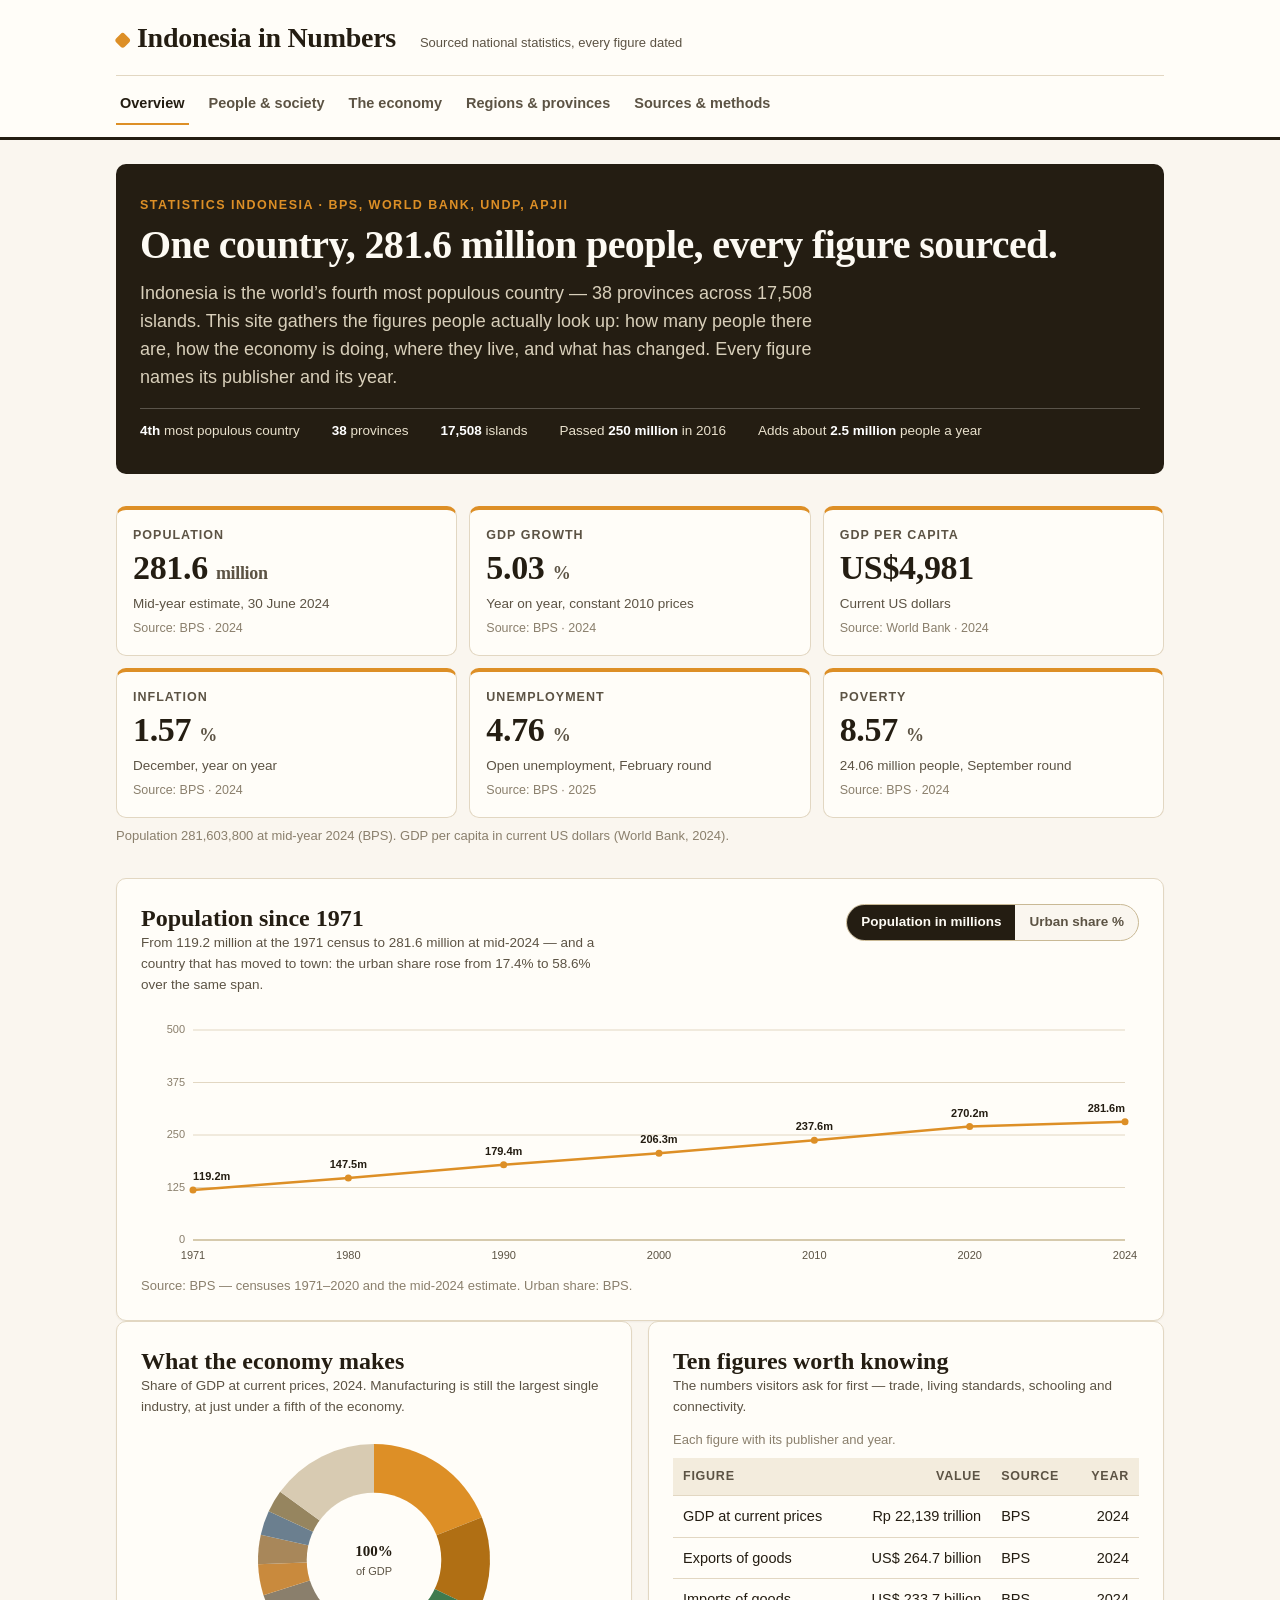
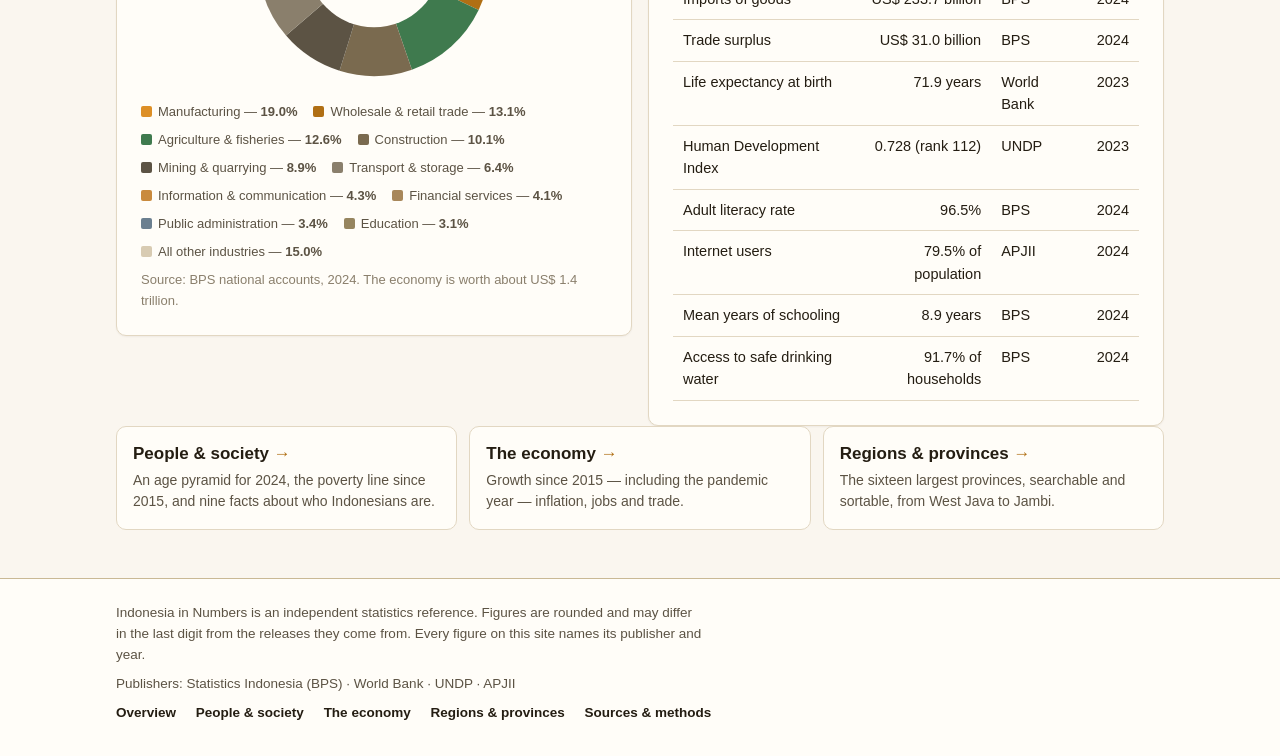
<file: app/index.html>
<!doctype html>
<html lang="en">
<head>
  <meta charset="utf-8">
  <meta name="viewport" content="width=device-width, initial-scale=1">
  <meta name="description" content="Indonesia in Numbers — sourced national statistics for Indonesia: population, the economy, provinces, jobs, prices and trade.">
  <title>Indonesia in Numbers — Sourced National Statistics</title>
  <link rel="icon" href="[data-uri]">
  <link rel="stylesheet" href="css/tokens.css">
  <link rel="stylesheet" href="css/layout.css">
  <link rel="stylesheet" href="css/components.css">
</head>
<body>
  <header class="site-header">
    <div class="wrap">
      <a class="brand" href="#/overview"><span class="brand-mark" aria-hidden="true"></span>Indonesia in Numbers</a>
      <p class="site-tagline">Sourced national statistics, every figure dated</p>
      <nav class="site-nav" aria-label="Sections">
        <ul>
          <li><a href="#/overview" data-nav="overview">Overview</a></li>
          <li><a href="#/people" data-nav="people">People &amp; society</a></li>
          <li><a href="#/economy" data-nav="economy">The economy</a></li>
          <li><a href="#/regions" data-nav="regions">Regions &amp; provinces</a></li>
          <li><a href="#/sources" data-nav="sources">Sources &amp; methods</a></li>
        </ul>
      </nav>
    </div>
  </header>

  <main id="main" class="wrap" aria-live="polite"></main>

  <footer class="site-footer">
    <div class="wrap">
      <p>Indonesia in Numbers is an independent statistics reference. Figures are rounded and may differ in the last digit from the releases they come from. Every figure on this site names its publisher and year.</p>
      <p>Publishers: Statistics Indonesia (BPS) · World Bank · UNDP · APJII</p>
      <nav aria-label="Footer">
        <a href="#/overview">Overview</a>
        <a href="#/people">People &amp; society</a>
        <a href="#/economy">The economy</a>
        <a href="#/regions">Regions &amp; provinces</a>
        <a href="#/sources">Sources &amp; methods</a>
      </nav>
    </div>
  </footer>

  <script type="module" src="js/main.js"></script>
</body>
</html>
</file>
<file: app/css/tokens.css>
/* tokens.css — the site's design tokens: palette, type and spacing.
   One warm amber accent, one muted red kept for negative figures. */

:root {
  --page: #faf6ef;
  --panel: #fffdf8;
  --panel-soft: #f3ecdd;
  --ink: #241d12;
  --ink-soft: #5c5344;
  --ink-faint: #8a7f6c;
  --line: #e2d7c2;
  --line-strong: #c9b995;
  --amber: #dd8f26;
  --amber-deep: #b06f14;
  --amber-wash: #fbeed3;
  --red: #c0452f;
  --red-wash: #f9e2dc;
  --green: #3f7a4e;
  --font-body: -apple-system, BlinkMacSystemFont, "Segoe UI", Roboto,
    "Helvetica Neue", Arial, sans-serif;
  --font-display: Georgia, "Times New Roman", serif;
  --radius: 10px;
  --space-1: 4px;
  --space-2: 8px;
  --space-3: 12px;
  --space-4: 16px;
  --space-5: 24px;
  --space-6: 32px;
  --space-7: 48px;
  --max-width: 1080px;
}
</file>
<file: app/css/layout.css>
/* layout.css — page skeleton: header, navigation, main column, footer,
   and the responsive grids the views build on. */

* { box-sizing: border-box; }

html { scroll-behavior: smooth; }

body {
  margin: 0;
  background: var(--page);
  color: var(--ink);
  font-family: var(--font-body);
  font-size: 16px;
  line-height: 1.55;
  -webkit-text-size-adjust: 100%;
}

.wrap {
  max-width: var(--max-width);
  margin: 0 auto;
  padding-left: var(--space-4);
  padding-right: var(--space-4);
}

/* ---- header ---- */

.site-header {
  border-bottom: 3px solid var(--ink);
  background: var(--panel);
}

.site-header .wrap {
  display: flex;
  flex-wrap: wrap;
  align-items: baseline;
  gap: var(--space-2) var(--space-5);
  padding-top: var(--space-4);
  padding-bottom: var(--space-3);
}

.brand {
  font-family: var(--font-display);
  font-size: 28px;
  font-weight: 700;
  letter-spacing: -0.01em;
  color: var(--ink);
  text-decoration: none;
  white-space: nowrap;
}

.brand .brand-mark {
  display: inline-block;
  width: 12px;
  height: 12px;
  margin-right: 9px;
  background: var(--amber);
  border-radius: 3px;
  transform: rotate(45deg) translateY(-1px);
}

.site-tagline {
  margin: 0;
  font-size: 13px;
  color: var(--ink-soft);
}

.site-nav {
  width: 100%;
  border-top: 1px solid var(--line);
  margin-top: var(--space-2);
  padding-top: var(--space-2);
}

.site-nav ul {
  display: flex;
  flex-wrap: wrap;
  gap: var(--space-1) var(--space-4);
  margin: 0;
  padding: 0;
  list-style: none;
}

.site-nav a {
  display: inline-block;
  padding: var(--space-2) var(--space-1);
  color: var(--ink-soft);
  font-size: 14.5px;
  font-weight: 600;
  text-decoration: none;
  border-bottom: 2px solid transparent;
}

.site-nav a:hover { color: var(--ink); border-bottom-color: var(--amber); }

.site-nav a[aria-current="page"] {
  color: var(--ink);
  border-bottom-color: var(--amber);
}

/* ---- main ---- */

main { display: block; padding-top: var(--space-5); padding-bottom: var(--space-7); }

main > section + section { margin-top: var(--space-6); }

.eyebrow {
  margin: 0 0 var(--space-2);
  color: var(--amber-deep);
  font-size: 12.5px;
  font-weight: 700;
  letter-spacing: 0.12em;
  text-transform: uppercase;
}

h1 {
  margin: 0 0 var(--space-3);
  font-family: var(--font-display);
  font-size: 40px;
  line-height: 1.12;
  letter-spacing: -0.015em;
}

h2 {
  margin: 0 0 var(--space-2);
  font-family: var(--font-display);
  font-size: 24px;
  line-height: 1.25;
}

h3 {
  margin: 0 0 var(--space-2);
  font-size: 17px;
  line-height: 1.35;
}

.lede {
  max-width: 68ch;
  margin: 0;
  font-size: 18px;
  color: var(--ink-soft);
}

.section-intro {
  max-width: 72ch;
  margin: 0 0 var(--space-4);
  color: var(--ink-soft);
}

.source-note {
  margin: var(--space-2) 0 0;
  font-size: 13px;
  color: var(--ink-faint);
}

/* ---- grids ---- */

.grid-kpi {
  display: grid;
  grid-template-columns: repeat(3, 1fr);
  gap: var(--space-3);
}

.grid-two {
  display: grid;
  grid-template-columns: 1fr 1fr;
  gap: var(--space-4);
  align-items: start;
}

.grid-three {
  display: grid;
  grid-template-columns: repeat(3, 1fr);
  gap: var(--space-3);
}

@media (max-width: 760px) {
  .grid-kpi { grid-template-columns: repeat(2, 1fr); }
  .grid-two { grid-template-columns: 1fr; }
  .grid-three { grid-template-columns: 1fr; }
  h1 { font-size: 30px; }
  .brand { font-size: 23px; }
}

@media (max-width: 430px) {
  .grid-kpi { grid-template-columns: 1fr 1fr; gap: var(--space-2); }
  h1 { font-size: 27px; }
  .lede { font-size: 16.5px; }
  .site-nav a { font-size: 13.5px; }
}

/* ---- footer ---- */

.site-footer {
  border-top: 1px solid var(--line-strong);
  background: var(--panel);
  padding-top: var(--space-5);
  padding-bottom: var(--space-6);
  font-size: 13.5px;
  color: var(--ink-soft);
}

.site-footer p { margin: 0 0 var(--space-2); max-width: 78ch; }

.site-footer nav a {
  color: var(--ink);
  font-weight: 600;
  text-decoration: none;
  margin-right: var(--space-4);
}

.site-footer nav a:hover { text-decoration: underline; }
</file>
<file: app/css/components.css>
/* components.css — panels, KPI cards, charts, tables, bars, facts,
   toggles and link cards. */

.panel {
  background: var(--panel);
  border: 1px solid var(--line);
  border-radius: var(--radius);
  padding: var(--space-5);
  box-shadow: 0 1px 2px rgba(36, 29, 18, 0.05);
}

.panel-head {
  display: flex;
  flex-wrap: wrap;
  align-items: baseline;
  justify-content: space-between;
  gap: var(--space-2) var(--space-4);
  margin-bottom: var(--space-3);
}

.panel-head h2, .panel-head h3 { margin: 0; }

.panel-head p {
  margin: 0;
  font-size: 13.5px;
  color: var(--ink-soft);
  max-width: 62ch;
}

/* ---- KPI cards ---- */

.kpi {
  background: var(--panel);
  border: 1px solid var(--line);
  border-top: 4px solid var(--amber);
  border-radius: var(--radius);
  padding: var(--space-4);
}

.kpi-label {
  margin: 0 0 var(--space-1);
  font-size: 12.5px;
  font-weight: 700;
  letter-spacing: 0.08em;
  text-transform: uppercase;
  color: var(--ink-soft);
}

.kpi-value {
  margin: 0;
  font-family: var(--font-display);
  font-size: 34px;
  font-weight: 700;
  line-height: 1.1;
  letter-spacing: -0.01em;
}

.kpi-value .kpi-unit { font-size: 18px; color: var(--ink-soft); }

.kpi-note { margin: var(--space-2) 0 0; font-size: 13.5px; color: var(--ink-soft); }

.kpi-source { margin: var(--space-1) 0 0; font-size: 12.5px; color: var(--ink-faint); }

/* ---- hero ---- */

.hero {
  padding: var(--space-6) var(--space-5);
  background: var(--ink);
  color: #fbf7ee;
  border-radius: var(--radius);
}

.hero .eyebrow { color: var(--amber); }

.hero h1 { color: #fdfaf3; }

.hero .lede { color: #d8cfba; }

.hero-stats {
  display: flex;
  flex-wrap: wrap;
  gap: var(--space-2) var(--space-6);
  margin: var(--space-4) 0 0;
  padding: var(--space-3) 0 0;
  border-top: 1px solid rgba(251, 247, 238, 0.25);
  list-style: none;
  font-size: 13.5px;
  color: #e9e1cd;
}

.hero-stats strong { color: #fff; }

/* ---- charts ---- */

.chart-wrap { position: relative; }

.chart-wrap canvas {
  display: block;
  width: 100%;
  height: auto;
}

.chart-legend {
  display: flex;
  flex-wrap: wrap;
  gap: var(--space-2) var(--space-4);
  margin: var(--space-3) 0 0;
  padding: 0;
  list-style: none;
  font-size: 13px;
  color: var(--ink-soft);
}

.chart-legend .swatch {
  display: inline-block;
  width: 11px;
  height: 11px;
  margin-right: 6px;
  border-radius: 2px;
  vertical-align: -1px;
}

.negative-note { color: var(--red); font-weight: 600; }

/* ---- measure toggle ---- */

.toggle-group {
  display: inline-flex;
  border: 1px solid var(--line-strong);
  border-radius: 999px;
  overflow: hidden;
  background: var(--page);
}

.toggle-group button {
  appearance: none;
  border: 0;
  background: transparent;
  padding: 7px 14px;
  font: inherit;
  font-size: 13.5px;
  font-weight: 600;
  color: var(--ink-soft);
  cursor: pointer;
}

.toggle-group button[aria-pressed="true"] {
  background: var(--ink);
  color: #fdfaf3;
}

/* ---- tables ---- */

.table-scroll { overflow-x: auto; }

table.data-table {
  width: 100%;
  border-collapse: collapse;
  font-size: 14.5px;
}

.data-table caption {
  text-align: left;
  padding-bottom: var(--space-2);
  font-size: 13px;
  color: var(--ink-faint);
}

.data-table th, .data-table td {
  padding: 9px 10px;
  text-align: left;
  border-bottom: 1px solid var(--line);
  vertical-align: top;
}

.data-table thead th {
  font-size: 12.5px;
  letter-spacing: 0.06em;
  text-transform: uppercase;
  color: var(--ink-soft);
  background: var(--panel-soft);
}

.data-table tbody tr:hover { background: #fbf7ec; }

.data-table td.num, .data-table th.num { text-align: right; font-variant-numeric: tabular-nums; }

.data-table th.sortable { cursor: pointer; user-select: none; }

.data-table th.sortable:hover { color: var(--ink); }

.data-table th.sorted-asc::after { content: " ▲"; font-size: 10px; }

.data-table th.sorted-desc::after { content: " ▼"; font-size: 10px; }

/* ---- province bars ---- */

.bar-list { margin: 0; padding: 0; list-style: none; }

.bar-list li {
  display: grid;
  grid-template-columns: 150px 1fr 74px;
  align-items: center;
  gap: var(--space-3);
  padding: 8px 0;
  border-bottom: 1px solid var(--line);
  font-size: 14.5px;
}

.bar-list li:last-child { border-bottom: 0; }

.bar-list .bar-name { font-weight: 600; }

.bar-list .bar-track {
  height: 14px;
  background: var(--panel-soft);
  border-radius: 999px;
  overflow: hidden;
}

.bar-list .bar-fill {
  display: block;
  height: 100%;
  background: var(--amber);
  border-radius: 999px;
}

.bar-list .bar-value { text-align: right; font-variant-numeric: tabular-nums; }

/* ---- facts ---- */

.fact-list { margin: 0; padding: 0; list-style: none; }

.fact-list li {
  display: grid;
  grid-template-columns: 18px 1fr;
  gap: var(--space-2);
  padding: 10px 0;
  border-bottom: 1px solid var(--line);
  font-size: 15px;
}

.fact-list li:last-child { border-bottom: 0; }

.fact-list .fact-mark {
  width: 9px;
  height: 9px;
  margin-top: 8px;
  background: var(--amber);
  border-radius: 50%;
}

.fact-list .fact-source {
  display: block;
  font-size: 12.5px;
  color: var(--ink-faint);
}

/* ---- link cards ---- */

.link-card {
  display: block;
  background: var(--panel);
  border: 1px solid var(--line);
  border-radius: var(--radius);
  padding: var(--space-4);
  color: var(--ink);
  text-decoration: none;
}

.link-card:hover { border-color: var(--amber); box-shadow: 0 2px 8px rgba(36, 29, 18, 0.08); }

.link-card h3 { margin-bottom: var(--space-1); }

.link-card h3::after { content: " →"; color: var(--amber-deep); }

.link-card p { margin: 0; font-size: 14px; color: var(--ink-soft); }

/* ---- search ---- */

.field-row {
  display: flex;
  flex-wrap: wrap;
  align-items: center;
  gap: var(--space-2) var(--space-4);
  margin-bottom: var(--space-3);
}

.field-row label { font-size: 14px; font-weight: 600; }

.field-row input[type="search"] {
  flex: 1 1 220px;
  max-width: 340px;
  padding: 9px 12px;
  border: 1px solid var(--line-strong);
  border-radius: 8px;
  background: #fff;
  font: inherit;
  font-size: 14.5px;
  color: var(--ink);
}

.field-row input[type="search"]:focus {
  outline: 2px solid var(--amber);
  outline-offset: 1px;
  border-color: var(--amber);
}

.count-line { margin: 0; font-size: 13.5px; color: var(--ink-soft); }

/* ---- definitions ---- */

.def-list { margin: 0; }

.def-list dt { font-weight: 700; margin-top: var(--space-3); }

.def-list dt:first-child { margin-top: 0; }

.def-list dd { margin: var(--space-1) 0 0; color: var(--ink-soft); }

.rhythm-list { margin: 0; padding-left: 20px; }

.rhythm-list li { margin-bottom: var(--space-2); }

.rhythm-list li:last-child { margin-bottom: 0; }

.rounding-note {
  margin-top: var(--space-4);
  padding: var(--space-3) var(--space-4);
  background: var(--amber-wash);
  border: 1px solid var(--line);
  border-radius: var(--radius);
  font-size: 14px;
}

@media (max-width: 560px) {
  .panel { padding: var(--space-4); }
  .hero { padding: var(--space-4); }
  .bar-list li { grid-template-columns: 104px 1fr 60px; gap: var(--space-2); }
  .kpi-value { font-size: 28px; }
}
</file>
